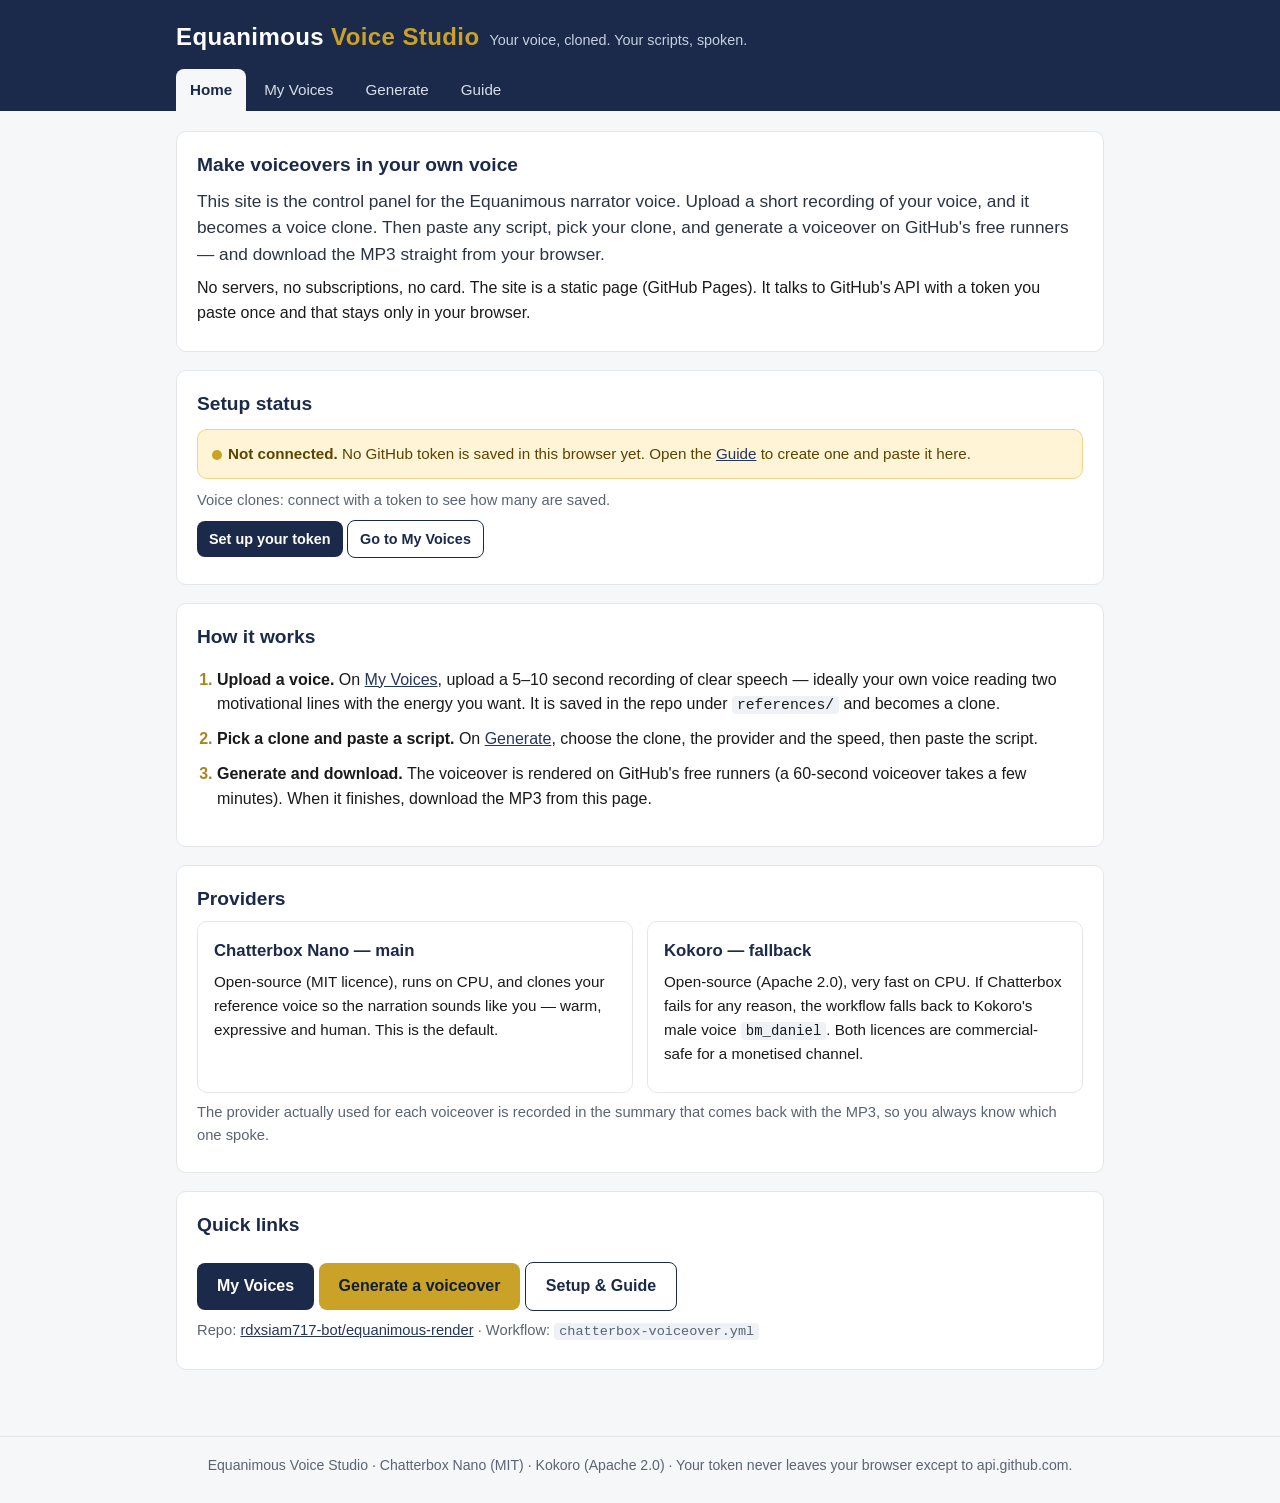
<file: docs/index.html>
<!DOCTYPE html>
<html lang="en">
<head>
<meta charset="utf-8">
<meta name="viewport" content="width=device-width, initial-scale=1">
<title>Equanimous Voice Studio — Home</title>
<link rel="stylesheet" href="style.css">
</head>
<body>
<header class="site-header">
  <div class="wrap">
    <div class="brand">
      <h1>Equanimous <span class="gold">Voice Studio</span></h1>
      <span class="tagline">Your voice, cloned. Your scripts, spoken.</span>
    </div>
    <nav class="main-nav">
      <a href="index.html">Home</a>
      <a href="voices.html">My Voices</a>
      <a href="generate.html">Generate</a>
      <a href="guide.html">Guide</a>
    </nav>
  </div>
</header>

<main class="wrap">
  <section class="card">
    <h2>Make voiceovers in your own voice</h2>
    <p class="lede">This site is the control panel for the Equanimous narrator voice. Upload a short recording of your voice, and it becomes a voice clone. Then paste any script, pick your clone, and generate a voiceover on GitHub's free runners — and download the MP3 straight from your browser.</p>
    <p>No servers, no subscriptions, no card. The site is a static page (GitHub Pages). It talks to GitHub's API with a token you paste once and that stays only in your browser.</p>
  </section>

  <section class="card">
    <h2>Setup status</h2>
    <div id="tokenStatus" class="status info">Checking&hellip;</div>
    <p id="cloneCount" class="muted">Voice clones: connect with a token to see how many are saved.</p>
    <p>
      <a class="btn small" href="guide.html">Set up your token</a>
      <a class="btn small secondary" href="voices.html">Go to My Voices</a>
    </p>
  </section>

  <section class="card">
    <h2>How it works</h2>
    <ol class="steps">
      <li><strong>Upload a voice.</strong> On <a href="voices.html">My Voices</a>, upload a 5–10 second recording of clear speech — ideally your own voice reading two motivational lines with the energy you want. It is saved in the repo under <code>references/</code> and becomes a clone.</li>
      <li><strong>Pick a clone and paste a script.</strong> On <a href="generate.html">Generate</a>, choose the clone, the provider and the speed, then paste the script.</li>
      <li><strong>Generate and download.</strong> The voiceover is rendered on GitHub's free runners (a 60-second voiceover takes a few minutes). When it finishes, download the MP3 from this page.</li>
    </ol>
  </section>

  <section class="card">
    <h2>Providers</h2>
    <div class="grid">
      <div class="tile">
        <h3>Chatterbox Nano — main</h3>
        <p>Open-source (MIT licence), runs on CPU, and clones your reference voice so the narration sounds like you — warm, expressive and human. This is the default.</p>
      </div>
      <div class="tile">
        <h3>Kokoro — fallback</h3>
        <p>Open-source (Apache 2.0), very fast on CPU. If Chatterbox fails for any reason, the workflow falls back to Kokoro's male voice <code>bm_daniel</code>. Both licences are commercial-safe for a monetised channel.</p>
      </div>
    </div>
    <p class="muted">The provider actually used for each voiceover is recorded in the summary that comes back with the MP3, so you always know which one spoke.</p>
  </section>

  <section class="card">
    <h2>Quick links</h2>
    <p>
      <a class="btn" href="voices.html">My Voices</a>
      <a class="btn gold" href="generate.html">Generate a voiceover</a>
      <a class="btn secondary" href="guide.html">Setup &amp; Guide</a>
    </p>
    <p class="muted">Repo: <a href="https://github.com/rdxsiam717-bot/equanimous-render" target="_blank" rel="noopener">rdxsiam717-bot/equanimous-render</a> &middot; Workflow: <code>chatterbox-voiceover.yml</code></p>
  </section>
</main>

<footer class="site-footer">
  Equanimous Voice Studio &middot; Chatterbox Nano (MIT) &middot; Kokoro (Apache 2.0) &middot; Your token never leaves your browser except to api.github.com.
</footer>

<script src="app.js"></script>
<script>
(function () {
  EQ.initNav();
  EQ.renderTokenStatus(document.getElementById('tokenStatus'));
  var countEl = document.getElementById('cloneCount');
  if (EQ.hasToken()) {
    countEl.textContent = 'Voice clones: loading…';
    EQ.listReferences().then(function (refs) {
      countEl.textContent = 'Voice clones: ' + refs.length + ' saved in references/.' +
        (refs.length === 0 ? ' Upload your first voice on the My Voices page.' : '');
    }).catch(function (err) {
      countEl.textContent = 'Voice clones: could not load (' + err.message + ').';
    });
  }
})();
</script>
</body>
</html>
</file>
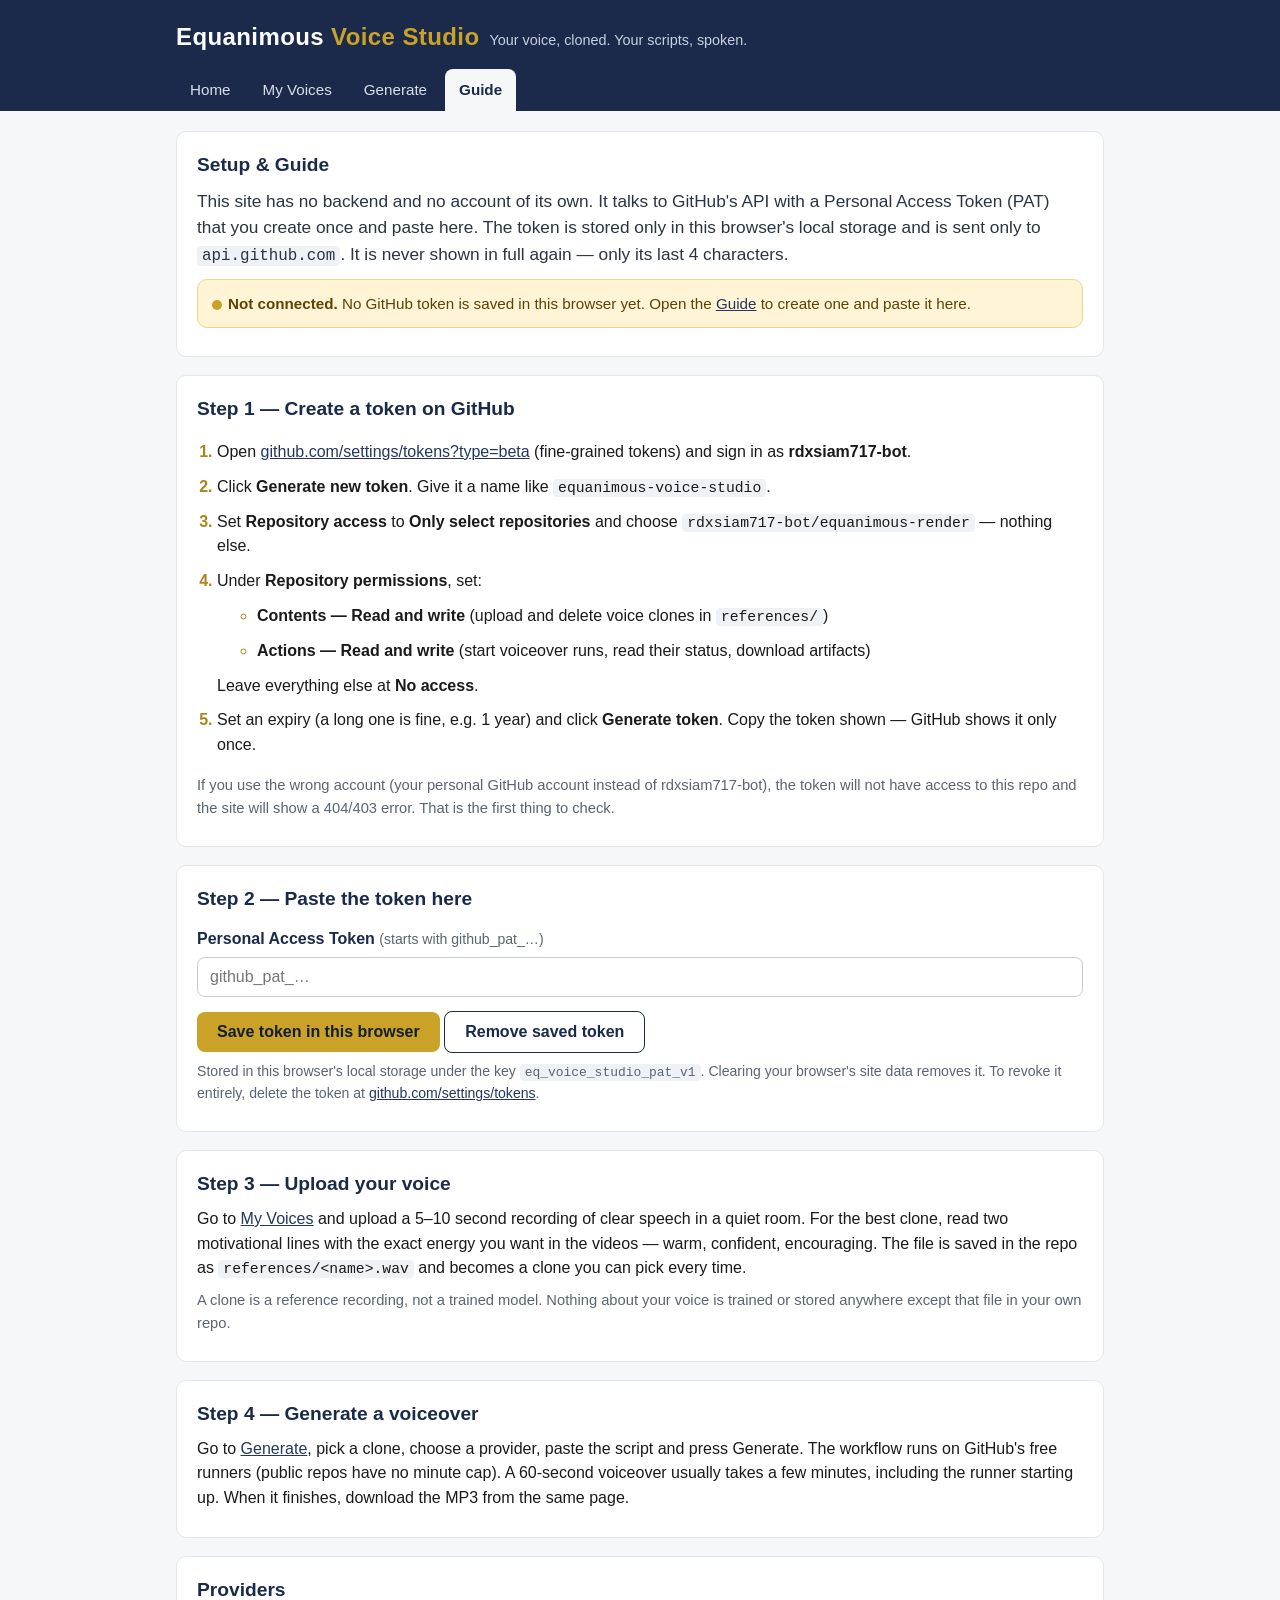
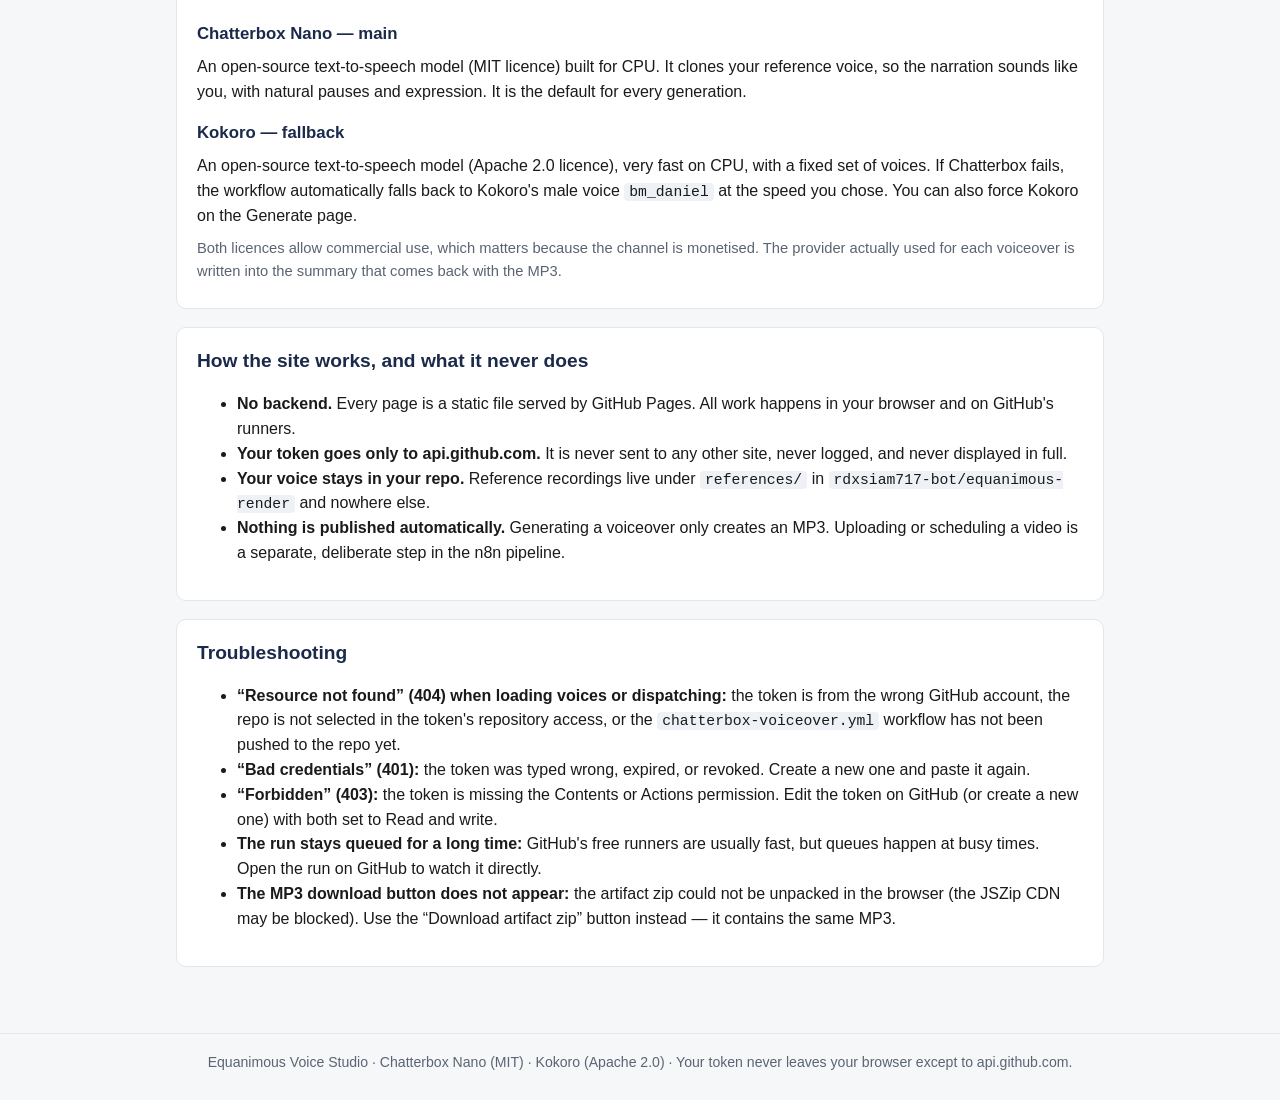
<file: docs/guide.html>
<!DOCTYPE html>
<html lang="en">
<head>
<meta charset="utf-8">
<meta name="viewport" content="width=device-width, initial-scale=1">
<title>Setup &amp; Guide — Equanimous Voice Studio</title>
<link rel="stylesheet" href="style.css">
</head>
<body>
<header class="site-header">
  <div class="wrap">
    <div class="brand">
      <h1>Equanimous <span class="gold">Voice Studio</span></h1>
      <span class="tagline">Your voice, cloned. Your scripts, spoken.</span>
    </div>
    <nav class="main-nav">
      <a href="index.html">Home</a>
      <a href="voices.html">My Voices</a>
      <a href="generate.html">Generate</a>
      <a href="guide.html">Guide</a>
    </nav>
  </div>
</header>

<main class="wrap">
  <section class="card">
    <h2>Setup &amp; Guide</h2>
    <p class="lede">This site has no backend and no account of its own. It talks to GitHub's API with a Personal Access Token (PAT) that you create once and paste here. The token is stored only in this browser's local storage and is sent only to <code>api.github.com</code>. It is never shown in full again — only its last 4 characters.</p>
    <div id="tokenStatus" class="status info">Checking&hellip;</div>
  </section>

  <section class="card">
    <h2>Step 1 — Create a token on GitHub</h2>
    <ol class="steps">
      <li>Open <a href="https://github.com/settings/tokens?type=beta" target="_blank" rel="noopener">github.com/settings/tokens?type=beta</a> (fine-grained tokens) and sign in as <strong>rdxsiam717-bot</strong>.</li>
      <li>Click <strong>Generate new token</strong>. Give it a name like <code>equanimous-voice-studio</code>.</li>
      <li>Set <strong>Repository access</strong> to <strong>Only select repositories</strong> and choose <code>rdxsiam717-bot/equanimous-render</code> — nothing else.</li>
      <li>Under <strong>Repository permissions</strong>, set:
        <ul>
          <li><strong>Contents — Read and write</strong> (upload and delete voice clones in <code>references/</code>)</li>
          <li><strong>Actions — Read and write</strong> (start voiceover runs, read their status, download artifacts)</li>
        </ul>
        Leave everything else at <strong>No access</strong>.
      </li>
      <li>Set an expiry (a long one is fine, e.g. 1 year) and click <strong>Generate token</strong>. Copy the token shown — GitHub shows it only once.</li>
    </ol>
    <p class="muted">If you use the wrong account (your personal GitHub account instead of rdxsiam717-bot), the token will not have access to this repo and the site will show a 404/403 error. That is the first thing to check.</p>
  </section>

  <section class="card">
    <h2>Step 2 — Paste the token here</h2>
    <form id="tokenForm">
      <label for="tokenInput">Personal Access Token <span class="hint">(starts with github_pat_…)</span></label>
      <input type="password" id="tokenInput" placeholder="github_pat_…" autocomplete="off">
      <button type="submit" class="gold">Save token in this browser</button>
      <button type="button" id="clearTokenBtn" class="secondary">Remove saved token</button>
    </form>
    <div id="tokenMsg" class="status hidden"></div>
    <p class="muted small">Stored in this browser's local storage under the key <code>eq_voice_studio_pat_v1</code>. Clearing your browser's site data removes it. To revoke it entirely, delete the token at <a href="https://github.com/settings/tokens?type=beta" target="_blank" rel="noopener">github.com/settings/tokens</a>.</p>
  </section>

  <section class="card">
    <h2>Step 3 — Upload your voice</h2>
    <p>Go to <a href="voices.html">My Voices</a> and upload a 5–10 second recording of clear speech in a quiet room. For the best clone, read two motivational lines with the exact energy you want in the videos — warm, confident, encouraging. The file is saved in the repo as <code>references/&lt;name&gt;.wav</code> and becomes a clone you can pick every time.</p>
    <p class="muted">A clone is a reference recording, not a trained model. Nothing about your voice is trained or stored anywhere except that file in your own repo.</p>
  </section>

  <section class="card">
    <h2>Step 4 — Generate a voiceover</h2>
    <p>Go to <a href="generate.html">Generate</a>, pick a clone, choose a provider, paste the script and press Generate. The workflow runs on GitHub's free runners (public repos have no minute cap). A 60-second voiceover usually takes a few minutes, including the runner starting up. When it finishes, download the MP3 from the same page.</p>
  </section>

  <section class="card">
    <h2>Providers</h2>
    <h3>Chatterbox Nano — main</h3>
    <p>An open-source text-to-speech model (MIT licence) built for CPU. It clones your reference voice, so the narration sounds like you, with natural pauses and expression. It is the default for every generation.</p>
    <h3>Kokoro — fallback</h3>
    <p>An open-source text-to-speech model (Apache 2.0 licence), very fast on CPU, with a fixed set of voices. If Chatterbox fails, the workflow automatically falls back to Kokoro's male voice <code>bm_daniel</code> at the speed you chose. You can also force Kokoro on the Generate page.</p>
    <p class="muted">Both licences allow commercial use, which matters because the channel is monetised. The provider actually used for each voiceover is written into the summary that comes back with the MP3.</p>
  </section>

  <section class="card">
    <h2>How the site works, and what it never does</h2>
    <ul>
      <li><strong>No backend.</strong> Every page is a static file served by GitHub Pages. All work happens in your browser and on GitHub's runners.</li>
      <li><strong>Your token goes only to api.github.com.</strong> It is never sent to any other site, never logged, and never displayed in full.</li>
      <li><strong>Your voice stays in your repo.</strong> Reference recordings live under <code>references/</code> in <code>rdxsiam717-bot/equanimous-render</code> and nowhere else.</li>
      <li><strong>Nothing is published automatically.</strong> Generating a voiceover only creates an MP3. Uploading or scheduling a video is a separate, deliberate step in the n8n pipeline.</li>
    </ul>
  </section>

  <section class="card">
    <h2>Troubleshooting</h2>
    <ul>
      <li><strong>“Resource not found” (404) when loading voices or dispatching:</strong> the token is from the wrong GitHub account, the repo is not selected in the token's repository access, or the <code>chatterbox-voiceover.yml</code> workflow has not been pushed to the repo yet.</li>
      <li><strong>“Bad credentials” (401):</strong> the token was typed wrong, expired, or revoked. Create a new one and paste it again.</li>
      <li><strong>“Forbidden” (403):</strong> the token is missing the Contents or Actions permission. Edit the token on GitHub (or create a new one) with both set to Read and write.</li>
      <li><strong>The run stays queued for a long time:</strong> GitHub's free runners are usually fast, but queues happen at busy times. Open the run on GitHub to watch it directly.</li>
      <li><strong>The MP3 download button does not appear:</strong> the artifact zip could not be unpacked in the browser (the JSZip CDN may be blocked). Use the “Download artifact zip” button instead — it contains the same MP3.</li>
    </ul>
  </section>
</main>

<footer class="site-footer">
  Equanimous Voice Studio &middot; Chatterbox Nano (MIT) &middot; Kokoro (Apache 2.0) &middot; Your token never leaves your browser except to api.github.com.
</footer>

<script src="app.js"></script>
<script>
(function () {
  EQ.initNav();
  var statusEl = document.getElementById('tokenStatus');
  var msgEl = document.getElementById('tokenMsg');
  var form = document.getElementById('tokenForm');
  var input = document.getElementById('tokenInput');
  var clearBtn = document.getElementById('clearTokenBtn');

  function refresh() { EQ.renderTokenStatus(statusEl); }
  refresh();

  form.addEventListener('submit', function (ev) {
    ev.preventDefault();
    var token = input.value.trim();
    if (!token) {
      EQ.showStatus(msgEl, 'err', 'Paste a token first.');
      return;
    }
    if (!/^github_pat_/.test(token) && !/^ghp_/.test(token)) {
      EQ.showStatus(msgEl, 'warn', 'That does not look like a GitHub token (it usually starts with <code>github_pat_</code>). It was still saved — if the site reports “Bad credentials”, check the token on GitHub.');
    } else {
      EQ.showStatus(msgEl, 'ok', 'Token saved in this browser (ends in <code>&hellip;' + EQ.escapeHtml(token.slice(-4)) + '</code>). It is never shown in full again.');
    }
    if (EQ.setToken(token)) {
      input.value = '';
      refresh();
    } else {
      EQ.showStatus(msgEl, 'err', 'Could not save the token — this browser may block local storage.');
    }
  });

  clearBtn.addEventListener('click', function () {
    EQ.clearToken();
    EQ.showStatus(msgEl, 'info', 'Saved token removed from this browser.');
    refresh();
  });
})();
</script>
</body>
</html>
</file>
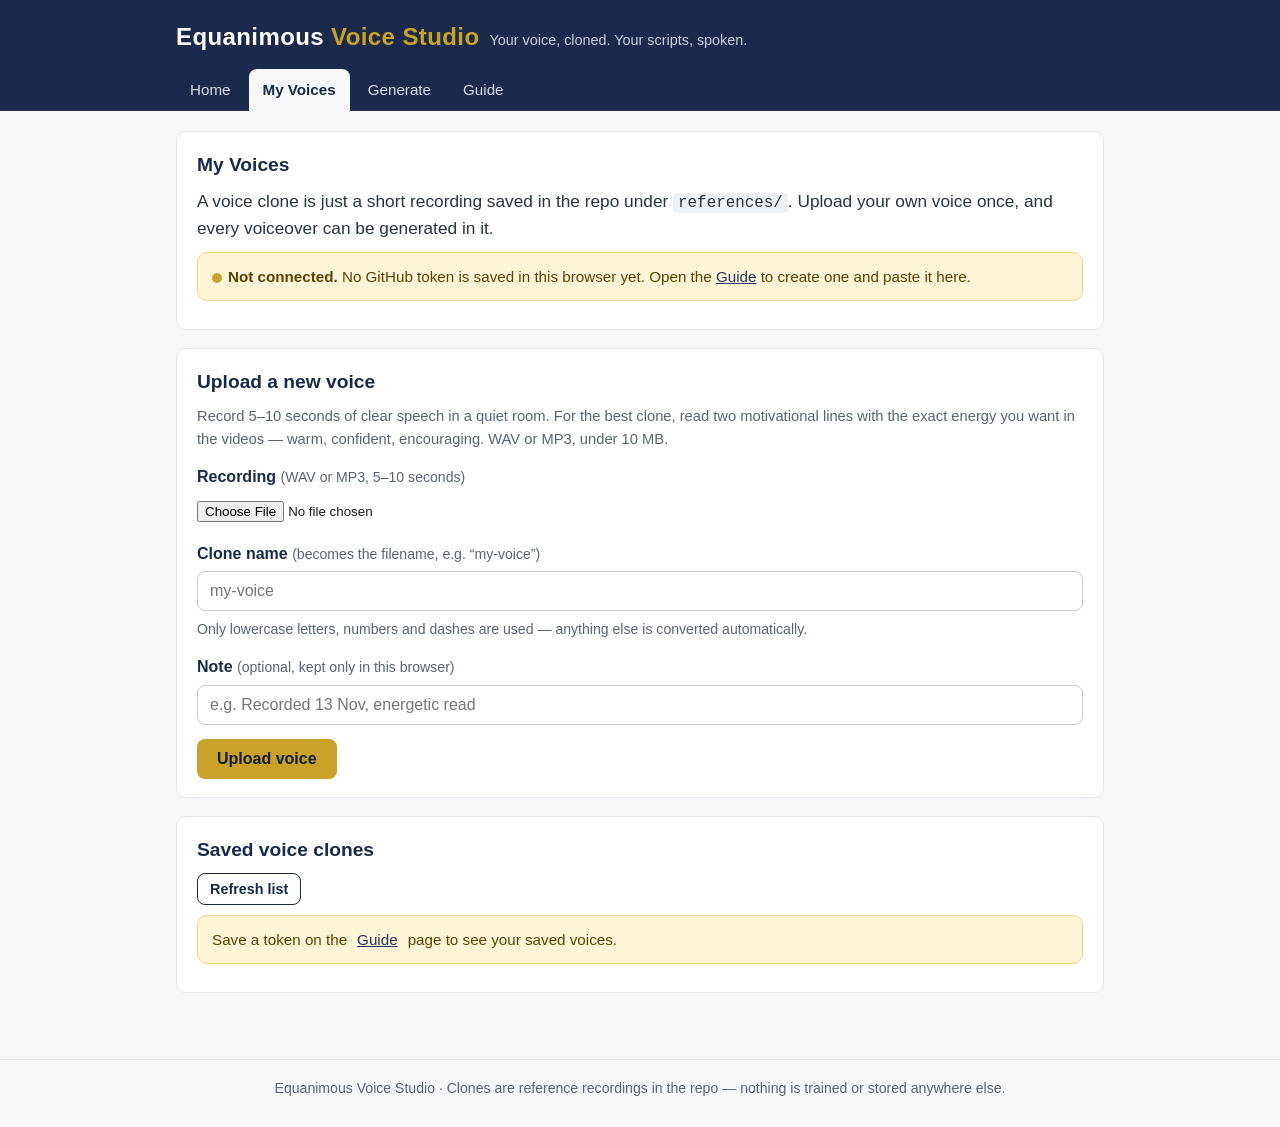
<file: docs/voices.html>
<!DOCTYPE html>
<html lang="en">
<head>
<meta charset="utf-8">
<meta name="viewport" content="width=device-width, initial-scale=1">
<title>My Voices — Equanimous Voice Studio</title>
<link rel="stylesheet" href="style.css">
</head>
<body>
<header class="site-header">
  <div class="wrap">
    <div class="brand">
      <h1>Equanimous <span class="gold">Voice Studio</span></h1>
      <span class="tagline">Your voice, cloned. Your scripts, spoken.</span>
    </div>
    <nav class="main-nav">
      <a href="index.html">Home</a>
      <a href="voices.html">My Voices</a>
      <a href="generate.html">Generate</a>
      <a href="guide.html">Guide</a>
    </nav>
  </div>
</header>

<main class="wrap">
  <section class="card">
    <h2>My Voices</h2>
    <p class="lede">A voice clone is just a short recording saved in the repo under <code>references/</code>. Upload your own voice once, and every voiceover can be generated in it.</p>
    <div id="tokenStatus" class="status info">Checking&hellip;</div>
  </section>

  <section class="card">
    <h2>Upload a new voice</h2>
    <p class="muted">Record 5–10 seconds of clear speech in a quiet room. For the best clone, read two motivational lines with the exact energy you want in the videos — warm, confident, encouraging. WAV or MP3, under 10 MB.</p>
    <form id="uploadForm">
      <label for="voiceFile">Recording <span class="hint">(WAV or MP3, 5–10 seconds)</span></label>
      <input type="file" id="voiceFile" accept=".wav,.mp3,audio/wav,audio/mpeg,audio/mp3" required>

      <label for="voiceName">Clone name <span class="hint">(becomes the filename, e.g. “my-voice”)</span></label>
      <input type="text" id="voiceName" placeholder="my-voice" required maxlength="60">
      <p class="muted small">Only lowercase letters, numbers and dashes are used — anything else is converted automatically.</p>

      <label for="voiceNote">Note <span class="hint">(optional, kept only in this browser)</span></label>
      <input type="text" id="voiceNote" placeholder="e.g. Recorded 13 Nov, energetic read" maxlength="120">

      <button type="submit" id="uploadBtn" class="gold">Upload voice</button>
    </form>
    <div id="uploadProgress" class="progress hidden"><div></div></div>
    <div id="uploadStatus" class="status hidden"></div>
  </section>

  <section class="card">
    <h2>Saved voice clones</h2>
    <p><button type="button" id="refreshBtn" class="secondary small">Refresh list</button></p>
    <div id="listStatus" class="status hidden"></div>
    <ul id="voiceList" class="voice-list"></ul>
    <p id="emptyNote" class="muted hidden">No voice clones saved yet. Upload your first voice above.</p>
  </section>
</main>

<footer class="site-footer">
  Equanimous Voice Studio &middot; Clones are reference recordings in the repo — nothing is trained or stored anywhere else.
</footer>

<script src="app.js"></script>
<script>
(function () {
  EQ.initNav();
  EQ.renderTokenStatus(document.getElementById('tokenStatus'));

  var form = document.getElementById('uploadForm');
  var fileInput = document.getElementById('voiceFile');
  var nameInput = document.getElementById('voiceName');
  var noteInput = document.getElementById('voiceNote');
  var uploadBtn = document.getElementById('uploadBtn');
  var progress = document.getElementById('uploadProgress');
  var progressBar = progress.querySelector('div');
  var uploadStatus = document.getElementById('uploadStatus');
  var list = document.getElementById('voiceList');
  var listStatus = document.getElementById('listStatus');
  var emptyNote = document.getElementById('emptyNote');
  var refreshBtn = document.getElementById('refreshBtn');

  function setProgress(pct) {
    progress.classList.remove('hidden');
    progressBar.style.width = pct + '%';
  }

  function loadList() {
    if (!EQ.hasToken()) {
      EQ.showStatus(listStatus, 'warn', 'Save a token on the <a href="guide.html">Guide</a> page to see your saved voices.');
      list.innerHTML = '';
      emptyNote.classList.add('hidden');
      return;
    }
    EQ.hideStatus(listStatus);
    list.innerHTML = '<li class="muted">Loading…</li>';
    EQ.listReferences().then(function (refs) {
      list.innerHTML = '';
      if (refs.length === 0) {
        emptyNote.classList.remove('hidden');
        return;
      }
      emptyNote.classList.add('hidden');
      refs.forEach(function (ref) {
        var li = document.createElement('li');
        var note = EQ.getNote(ref.name);
        li.innerHTML =
          '<div><span class="vname">' + EQ.escapeHtml(ref.name) + '</span>' +
          ' <span class="vmeta">' + EQ.formatBytes(ref.size) + ' &middot; ' + EQ.escapeHtml(ref.path) + '</span>' +
          (note ? '<br><span class="vmeta">' + EQ.escapeHtml(note) + '</span>' : '') +
          '</div>' +
          '<div class="actions">' +
          '<a class="btn small secondary" href="' + EQ.escapeHtml(ref.downloadUrl) + '" target="_blank" rel="noopener">Download</a> ' +
          '<button type="button" class="danger small" data-del="' + EQ.escapeHtml(ref.path) + '" data-sha="' + EQ.escapeHtml(ref.sha) + '">Delete</button>' +
          '</div>';
        list.appendChild(li);
      });
      list.querySelectorAll('[data-del]').forEach(function (btn) {
        btn.addEventListener('click', function () {
          var path = btn.getAttribute('data-del');
          var sha = btn.getAttribute('data-sha');
          if (!window.confirm('Delete the voice clone "' + path + '"? This cannot be undone.')) return;
          btn.disabled = true;
          EQ.deleteReference(path, sha).then(function () {
            EQ.setNote(path.split('/').pop(), '');
            loadList();
          }).catch(function (err) {
            EQ.showStatus(listStatus, 'err', 'Delete failed: ' + EQ.escapeHtml(err.message));
            btn.disabled = false;
          });
        });
      });
    }).catch(function (err) {
      list.innerHTML = '';
      EQ.showStatus(listStatus, 'err', 'Could not load voices: ' + EQ.escapeHtml(err.message));
    });
  }

  form.addEventListener('submit', function (ev) {
    ev.preventDefault();
    EQ.hideStatus(uploadStatus);
    if (!EQ.hasToken()) {
      EQ.showStatus(uploadStatus, 'warn', 'Save a token on the <a href="guide.html">Guide</a> page first.');
      return;
    }
    var file = fileInput.files[0];
    if (!file) {
      EQ.showStatus(uploadStatus, 'err', 'Choose a recording file first.');
      return;
    }
    if (!/\.(wav|mp3)$/i.test(file.name)) {
      EQ.showStatus(uploadStatus, 'err', 'Only WAV or MP3 recordings are accepted.');
      return;
    }
    if (file.size > 10 * 1024 * 1024) {
      EQ.showStatus(uploadStatus, 'err', 'That file is over 10 MB. Trim it to 5–10 seconds and try again.');
      return;
    }
    var name = EQ.sanitizeName(nameInput.value);
    if (!name) {
      EQ.showStatus(uploadStatus, 'err', 'Give the clone a name (letters, numbers and dashes).');
      return;
    }
    var ext = file.name.toLowerCase().endsWith('.mp3') ? 'mp3' : 'wav';
    var path = EQ.REFERENCES_DIR + '/' + name + '.' + ext;

    uploadBtn.disabled = true;
    setProgress(10);
    EQ.getFileSha(path).then(function (existingSha) {
      if (existingSha) {
        if (!window.confirm('A clone named "' + name + '.' + ext + '" already exists. Overwrite it?')) {
          uploadBtn.disabled = false;
          progress.classList.add('hidden');
          return Promise.reject(new Error('cancelled'));
        }
      }
      setProgress(30);
      return EQ.readFileAsBase64(file).then(function (base64) {
        setProgress(60);
        return EQ.uploadReference(name, ext, base64, 'Add voice clone ' + name + '.' + ext, existingSha || undefined);
      });
    }).then(function () {
      setProgress(100);
      var note = noteInput.value.trim();
      EQ.setNote(name + '.' + ext, note);
      EQ.showStatus(uploadStatus, 'ok', 'Voice clone <strong>' + EQ.escapeHtml(name + '.' + ext) + '</strong> saved. You can now use it on the <a href="generate.html">Generate</a> page.');
      form.reset();
      loadList();
    }).catch(function (err) {
      if (err && err.message === 'cancelled') return;
      EQ.showStatus(uploadStatus, 'err', 'Upload failed: ' + EQ.escapeHtml(err.message));
    }).finally(function () {
      uploadBtn.disabled = false;
      setTimeout(function () { progress.classList.add('hidden'); }, 800);
    });
  });

  refreshBtn.addEventListener('click', loadList);
  loadList();
})();
</script>
</body>
</html>
</file>
<file: docs/style.css>
/* Equanimous Voice Studio — shared stylesheet.
   Navy #1B2A4A and gold #C9A227. Plain CSS, no framework, mobile-first. */

:root {
  --navy: #1B2A4A;
  --navy-dark: #121E33;
  --navy-light: #24365E;
  --gold: #C9A227;
  --gold-dark: #A8861B;
  --ink: #1A1A1A;
  --muted: #5A6472;
  --line: #E3E6EB;
  --bg: #F6F7F9;
  --card: #FFFFFF;
  --ok: #1E7A46;
  --ok-bg: #E6F4EB;
  --err: #B3261E;
  --err-bg: #FDECEA;
  --warn-bg: #FFF4D6;
  --radius: 10px;
}

* { box-sizing: border-box; }

body {
  margin: 0;
  font-family: -apple-system, BlinkMacSystemFont, "Segoe UI", Roboto, Helvetica, Arial, sans-serif;
  font-size: 16px;
  line-height: 1.55;
  color: var(--ink);
  background: var(--bg);
}

a { color: var(--navy-light); }
a:hover { color: var(--gold-dark); }

/* ---------- Header & nav ---------- */
.site-header {
  background: var(--navy);
  color: #fff;
  padding: 0;
}
.site-header .wrap {
  max-width: 960px;
  margin: 0 auto;
  padding: 18px 16px 0;
}
.brand { display: flex; align-items: baseline; gap: 10px; flex-wrap: wrap; }
.brand h1 { font-size: 1.5rem; margin: 0; letter-spacing: 0.4px; }
.brand h1 .gold { color: var(--gold); }
.brand .tagline { color: #C7D0E0; font-size: 0.9rem; }
.main-nav {
  display: flex;
  gap: 4px;
  flex-wrap: wrap;
  margin-top: 14px;
}
.main-nav a {
  color: #D8DEE9;
  text-decoration: none;
  padding: 9px 14px;
  border-radius: 8px 8px 0 0;
  font-size: 0.95rem;
}
.main-nav a:hover { background: var(--navy-light); color: #fff; }
.main-nav a.active { background: var(--bg); color: var(--navy); font-weight: 600; }

/* ---------- Layout ---------- */
.wrap { max-width: 960px; margin: 0 auto; padding: 20px 16px 48px; }
.card {
  background: var(--card);
  border: 1px solid var(--line);
  border-radius: var(--radius);
  padding: 18px 20px;
  margin: 0 0 18px;
}
.card h2 { margin: 0 0 8px; font-size: 1.2rem; color: var(--navy); }
.card h3 { margin: 16px 0 6px; font-size: 1.05rem; color: var(--navy); }
.card p { margin: 8px 0; }
.muted { color: var(--muted); font-size: 0.92rem; }
.small { font-size: 0.88rem; }
.lede { font-size: 1.08rem; color: #2B3442; }

/* ---------- Status / alerts ---------- */
.status {
  display: flex;
  gap: 10px;
  align-items: flex-start;
  border-radius: var(--radius);
  padding: 12px 14px;
  margin: 10px 0;
  font-size: 0.95rem;
}
.status.ok { background: var(--ok-bg); color: #14532B; border: 1px solid #BFE3CC; }
.status.err { background: var(--err-bg); color: #7A1A14; border: 1px solid #F5C6C2; }
.status.warn { background: var(--warn-bg); color: #5C4300; border: 1px solid #F0D48A; }
.status.info { background: #EAF0F8; color: var(--navy); border: 1px solid #C9D6E8; }
.hidden { display: none !important; }
.dot {
  display: inline-block;
  width: 10px; height: 10px;
  border-radius: 50%;
  margin-right: 6px;
  vertical-align: middle;
}
.dot.green { background: var(--ok); }
.dot.red { background: var(--err); }
.dot.amber { background: var(--gold); }

/* ---------- Forms ---------- */
label { display: block; font-weight: 600; margin: 14px 0 5px; color: var(--navy); }
label .hint { font-weight: 400; color: var(--muted); font-size: 0.88rem; }
input[type="text"], input[type="password"], input[type="number"],
select, textarea {
  width: 100%;
  padding: 10px 12px;
  font-size: 1rem;
  font-family: inherit;
  border: 1px solid #C6CCD6;
  border-radius: 8px;
  background: #fff;
  color: var(--ink);
}
input:focus, select:focus, textarea:focus {
  outline: 2px solid var(--gold);
  outline-offset: 1px;
  border-color: var(--gold);
}
textarea { min-height: 160px; resize: vertical; line-height: 1.5; }
input[type="file"] { width: 100%; padding: 6px 0; }
.field-row { display: flex; gap: 16px; flex-wrap: wrap; }
.field-row > div { flex: 1 1 200px; }

button, .btn {
  display: inline-block;
  background: var(--navy);
  color: #fff;
  border: none;
  border-radius: 8px;
  padding: 11px 20px;
  font-size: 1rem;
  font-weight: 600;
  cursor: pointer;
  text-decoration: none;
  margin-top: 14px;
}
button:hover, .btn:hover { background: var(--navy-light); color: #fff; }
button.gold, .btn.gold { background: var(--gold); color: var(--navy-dark); }
button.gold:hover, .btn.gold:hover { background: #D9B13B; color: var(--navy-dark); }
button.secondary, .btn.secondary { background: #fff; color: var(--navy); border: 1px solid var(--navy); }
button.secondary:hover, .btn.secondary:hover { background: #EEF1F6; color: var(--navy); }
button.danger, .btn.danger { background: #fff; color: var(--err); border: 1px solid var(--err); }
button.danger:hover, .btn.danger:hover { background: var(--err-bg); }
button:disabled, .btn:disabled { opacity: 0.55; cursor: not-allowed; }
button.small, .btn.small { padding: 7px 12px; font-size: 0.9rem; margin-top: 0; }

/* ---------- Lists & tables ---------- */
.voice-list { list-style: none; margin: 0; padding: 0; }
.voice-list li {
  display: flex;
  align-items: center;
  gap: 12px;
  flex-wrap: wrap;
  padding: 12px 4px;
  border-bottom: 1px solid var(--line);
}
.voice-list li:last-child { border-bottom: none; }
.voice-list .vname { font-weight: 600; color: var(--navy); }
.voice-list .vmeta { color: var(--muted); font-size: 0.9rem; }
.voice-list .actions { margin-left: auto; display: flex; gap: 8px; flex-wrap: wrap; }

.steps { padding-left: 20px; }
.steps li { margin: 10px 0; }
.steps li::marker { color: var(--gold-dark); font-weight: 700; }
.grid { display: grid; grid-template-columns: repeat(auto-fit, minmax(240px, 1fr)); gap: 14px; }
.tile { border: 1px solid var(--line); border-radius: var(--radius); padding: 16px; background: #fff; }
.tile h3 { margin: 0 0 6px; color: var(--navy); font-size: 1.05rem; }
.tile p { margin: 6px 0 10px; font-size: 0.95rem; }
code, .mono {
  font-family: ui-monospace, "SF Mono", Menlo, Consolas, monospace;
  font-size: 0.92em;
  background: #EEF1F6;
  padding: 1px 5px;
  border-radius: 4px;
}
pre {
  background: var(--navy-dark);
  color: #E8ECF3;
  padding: 14px;
  border-radius: var(--radius);
  overflow-x: auto;
  font-size: 0.88rem;
  line-height: 1.5;
}
pre code { background: none; padding: 0; color: inherit; }
.progress { height: 8px; background: #E8EBEF; border-radius: 4px; overflow: hidden; margin: 10px 0; }
.progress > div { height: 100%; background: var(--gold); width: 0%; transition: width 0.3s; }

.site-footer {
  border-top: 1px solid var(--line);
  color: var(--muted);
  font-size: 0.88rem;
  padding: 18px 16px 28px;
  text-align: center;
}
.site-footer a { color: var(--muted); }

@media (max-width: 560px) {
  .brand h1 { font-size: 1.3rem; }
  .wrap { padding: 14px 12px 40px; }
  .card { padding: 14px 14px; }
  .main-nav a { padding: 8px 10px; font-size: 0.9rem; }
}
</file>
